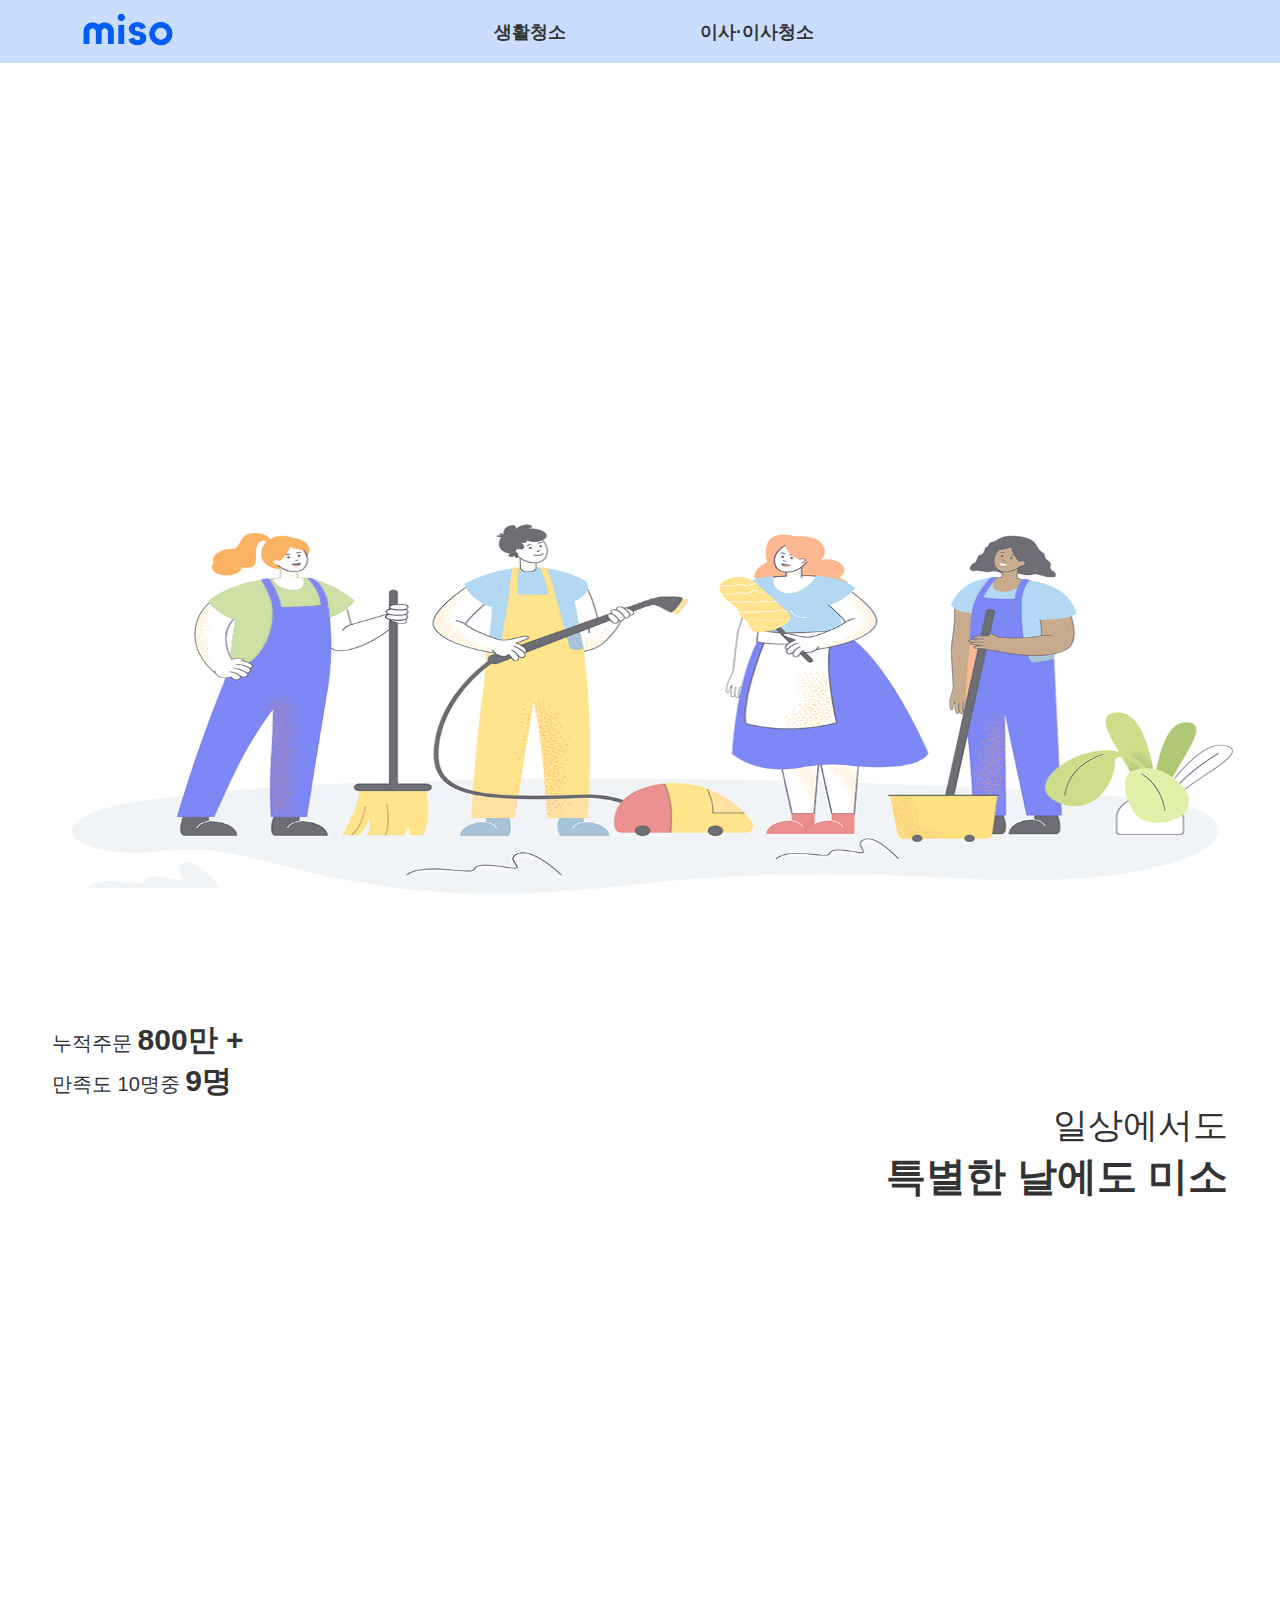
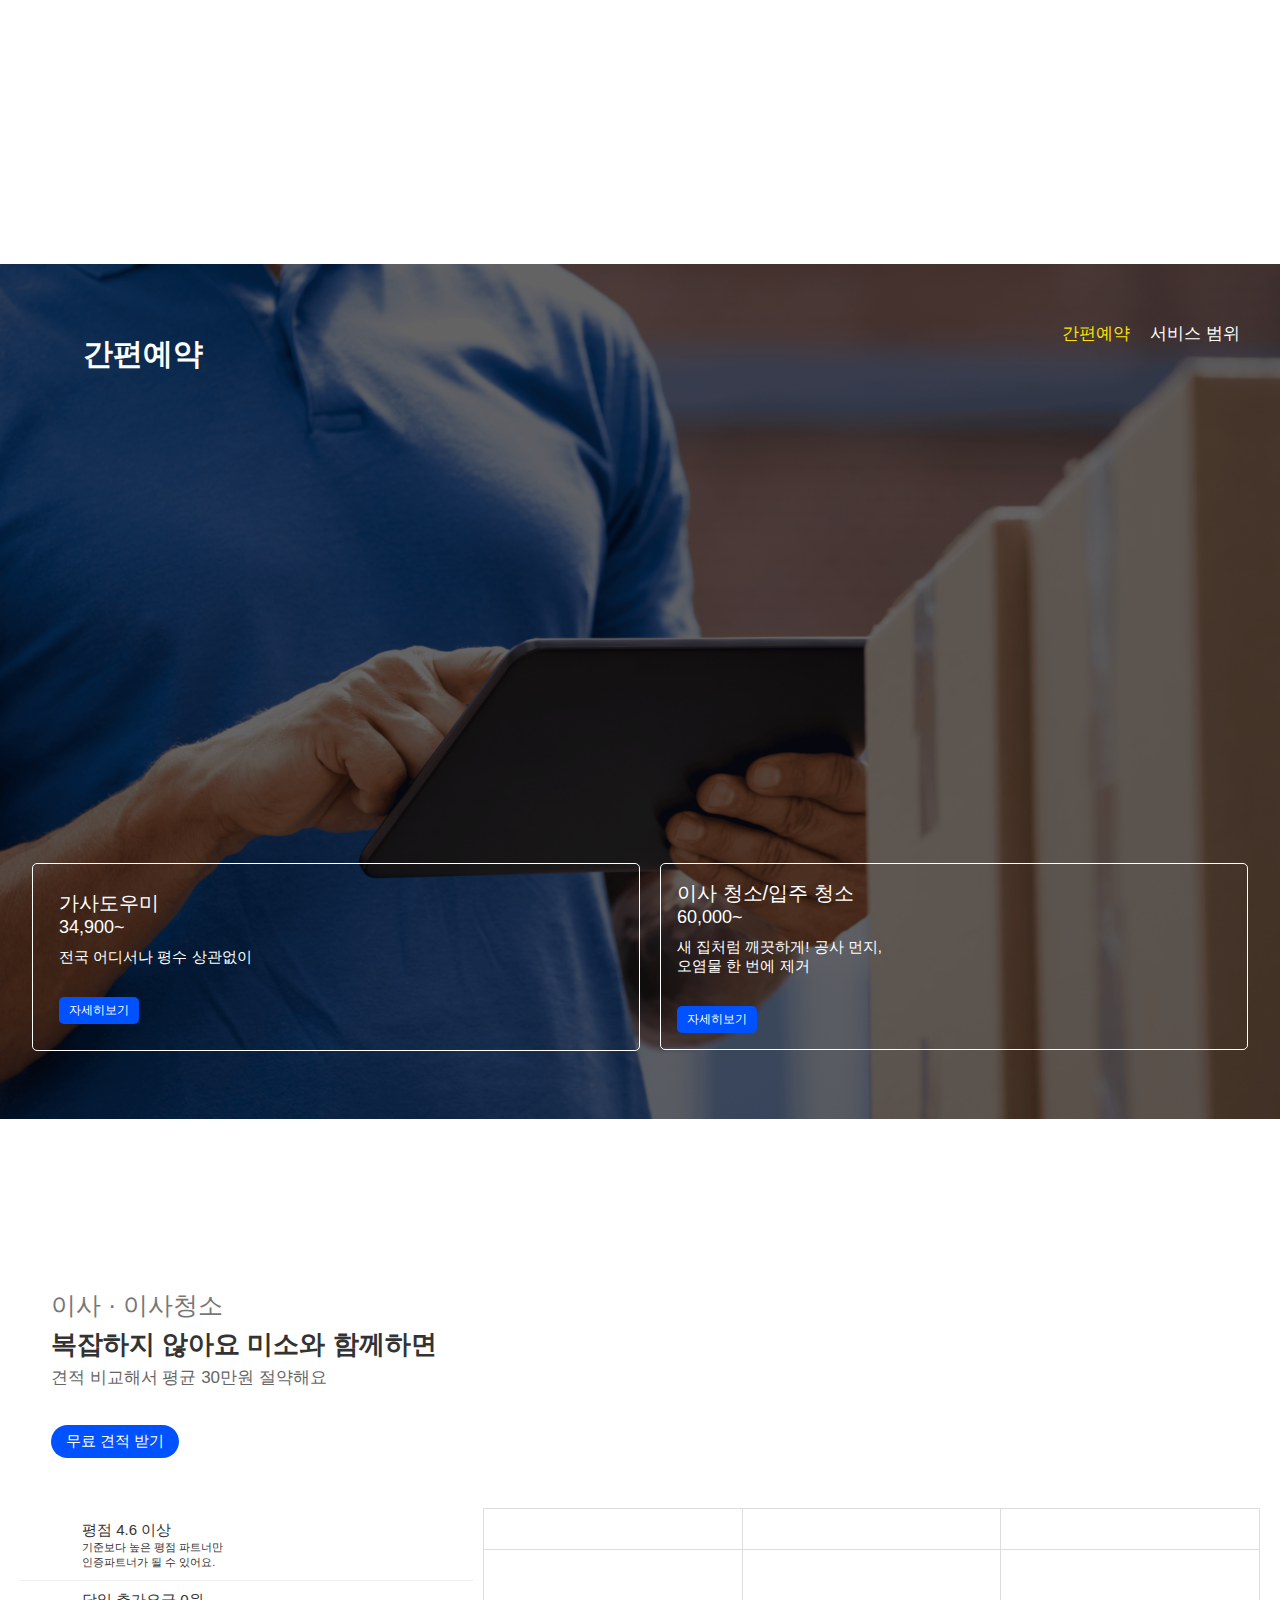
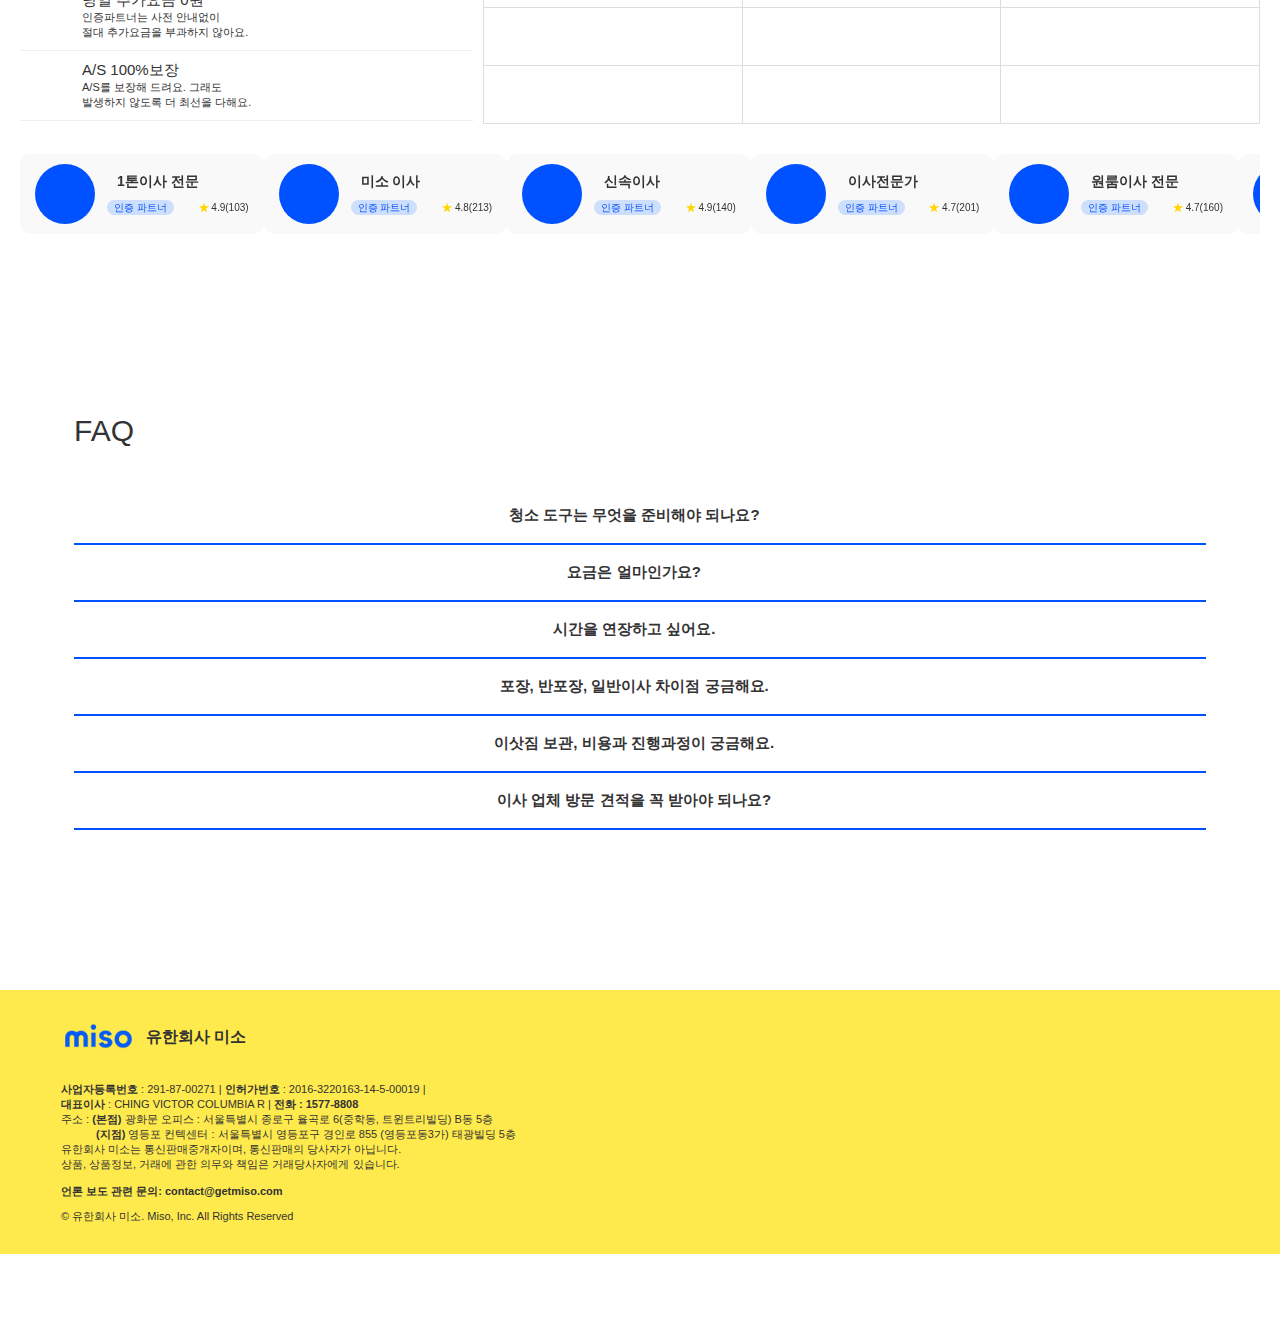
<file: index.html>
<!DOCTYPE html>
<html lang="ko">
<head>
  <meta charset="UTF-8">
  <meta name="viewport" content="width=device-width, initial-scale=1.0">
  <title>MISO</title>
  <link rel="shortcut icon" type="image/x-icon" href="image/logo-2.ico">
  <link rel="stylesheet" href="css/swiper.min.css">
  <link rel="stylesheet" href="css/style.css">
</head>
<body>

  <div class="goto-top">
    <i class="fa-solid fa-arrow-up"></i>
    <a href="#none" class="mob_only"></a>
    <p>APP Download</p>
  </div>

  <header>
    <div class="rel">
      <div class="header_left">
        <a href="#">
          <img src="image/blue_logo.jpg" alt="miso logo">
        </a>
        <ul class="nav">
          <li class="dask_topMenu"><a href="sub-01-1.html">생활청소</a></li>
          <li class="dask_topMenu"><a href="sub-02-1.html">이사·이사청소</a></li>
        </ul>
      </div>
      <div class="header_right">
        <!-- pc에서 안보이게 함 -->
        <a href="#none" class="mob_btn">
          <span>1</span>
          <span>2</span>
          <span>3</span>
        </a>
      </div>
      <div class="subNav">
        <ul class="main_menu">
          <li class="mob_menu mob1">
            <a href="sub-01-1.html"><span></span>생활청소</a>
          </li>
          <li class="dask_menu">
            <a href="sub-01-1.html">생활청소</a>
            <ul class="sub_menu sub1">
              <li><a href="sub-01-1.html"><span></span>가사도우미</a></li>
              <li><a href="sub-01-2.html"><span></span>가전청소</a></li>
            </ul>
          </li>
          <li class="mob_menu mob2">
            <a href="sub-02-1.html"><span></span>이사·이사청소</a>
          </li>
          <li class="dask_menu">
            <a href="sub-02-1.html">이사·이사청소</a>
            <ul class="sub_menu sub2">
              <li><a href="sub-02-1.html"><span></span>이사</a></li>
              <li><a href="sub-02-2.html"><span></span>이사청소</a></li>
            </ul>
          </li>
        </ul>
      </div>
    </div>
  </header>

  <main>
    <div class="rel">
      <span class="dask_only"></span>
      <div class="main_images">
        <img src="image/pc-main-03.png" alt="청소는">
        <img src="image/pc-main-01.png" alt="이사청소는">
        <img src="image/pc-main-02.png" alt="이사는">
      </div>
      <div class="moMain_images">
        <img src="image/te-main.png" alt="청소하는 사람들 일러스트">
        <img src="image/mo-main.png" alt="청소도구 일러스트">
      </div>
      <div class="main_tit">
        <div class="main_text">
          <p>800만이 선택한 홈 서비스</p>
          <p>
            <span class="text">청소는</span> 미소가 할게요 <br>
          </p>
          <p>일상에 집중하세요</p>
          <div class="more_btn"><a href="sub-01-1.html">전체 서비스 보기</a></div>
        </div>
      </div>
    </div>
  </main>

  <section id="section01">
    <div class="rel">
      <div class="text">
        <div class="text_left">
          누적주문 <b>800만 +</b> <br>
          만족도 10명중 <b>9명</b>
        </div>
        <div class="text_right">
          일상에서도 <br>
          <b>특별한 날에도 미소</b>
        </div>
      </div>
      <div class="content">
        <div class="caption cap1">
          내 집 청소 쉽고 간편하게 <br>
          전국 어디서나 평수 상관없이
          <p>2시간 34,900원~</p>
          <div class="btn"><a href="sub-01-1.html">우리집 요금 확인</a></div>
        </div>
        <div class="caption cap2">
          복잡하지 않아요, 이사도 <br>
          미소와 함께라면
          <p>
            무료견적받고 <br class="mob_only tablet_only">
            간편하게 예약하세요
          </p>
          <div class="btn"><a href="sub-02-1.html">무료 견적 받기</a></div>
        </div>
      </div>
    </div>
  </section>

  <section id="section02">
    <div class="s2_content active" id="capTab1">
      <div class="images">
        <img class="active" src="image/section-2-06.png" alt="전문적인 상담사의 모습">
        <img id="tab1" src="image/section-2-01.jpg" alt="거실 전경">
        <img id="tab2" src="image/section-2-10.jpg" alt="흰 인테리어의 집 전경">
      </div>
      <div class="rel">
        <div class="menu_btn">
          <p data-alt="capTab1" class="active">간편예약</p>
          <p data-alt="capTab2">서비스 범위</p>
        </div>
        <div class="s2_tit"><span>간편예약</span></div>
        <div class="itmes">
          <div class="key1">
            <img src="image/section-icon-01.png" alt="달력 icon">
            <span>예약만 하면 끝</span>
          </div>
          <div class="key2">
            <img src="image/section-icon-02.png" alt="서류 icon">
            <span>합리적인 요금</span>
          </div>
          <div class="key3">
            <img src="image/section-icon-03.png" alt="메달 icon">
            <span>보장된 서비스 품질</span>
          </div>
        </div>
        <div class="content">
          <div class="caption" data-alt="tab1">
            <h3>가사도우미</h3>
            <p>34,900~</p>
            <span>전국 어디서나 평수 상관없이</span>
            <a href="sub-01-1.html" class="s2_btn">자세히보기</a>
          </div>
          <div class="caption" data-alt="tab2">
            <h3>이사 청소/입주 청소</h3>
            <p>60,000~</p>
            <span>새 집처럼 깨끗하게!
            <span class="dask_only">공사 먼지, <br>
              오염물 한 번에 제거</span>
            </span>
            <a href="sub-02-2.html" class="s2_btn">자세히보기</a>
          </div>
        </div>
      </div>
    </div>
    <div class="s2_content" id="capTab2">
      <div class="main_image">
        <img src="image/section-2-20.jpg" alt="주방 전경">
      </div>
      <div class="rel">
        <div class="menu_btn">
          <p data-alt="capTab1">간편예약</p>
          <p data-alt="capTab2" class="active">서비스 범위</p>
        </div>
        <div class="s2_tit"><span>서비스 범위</span></div>
        <div class="cards">
          <div class="card card1">
            <span>+</span>
            <div class="item">
              <img src="image/section-2-item01.png" alt="거실 전경">
              <p>방/거실</p>
            </div>
          </div>
          <div class="card card2">
            <span>+</span>
            <div class="item">
              <img src="image/section-2-item02.jpg" alt="주방 전경">
              <p>주방</p>
            </div>
          </div>
          <div class="card card3">
            <span>+</span>
            <div class="item active">
              <img src="image/section-2-item03.jpg" alt="욕실 전경">
              <p>욕실</p>
            </div>
          </div>
          <div class="card card4">
            <span>+</span>
            <div class="item">
              <img src="image/section-2-item04.jpg" alt="세탁기">
              <p>세탁/기타</p>
            </div>
          </div>
        </div>
        <div class="s2_text">
          <div>
            <b>합리적인 가격</b>으로 <br>
            전문적인 청소 서비스를 <br class="mob_only"> 만나보세요 <br>
          </div>
          <a href="sub-01-1.html" class="more_btn">무료 견적 받기</a>
        </div>
      </div>
    </div>
  </section>

  <section id="section03">
    <div class="rel">
      <div class="content">
        <div class="caption1">
          <div class="text_tit">
            <h2>이사 · 이사청소</h2>
            <div class="text">
              <p>
                복잡하지 않아요 <br class="mob_only">
                미소와 함께하면
                <span>견적 비교해서 평균 30만원 절약해요</span>
              </p>
              <a href="sub-02-1.html" class="more_btn">무료 견적 받기</a>
            </div>
          </div>
        </div>
        <div class="caption2">
          <div class="dask_only">
            <div class="card">
              <span></span>
              <div class="card_txt">
                <h6>평점 4.6 이상</h6>
                <p>
                  기준보다 높은 평점 파트너만 <br class="tablet_only">
                  인증파트너가 될 수 있어요.
                </p>
              </div>
            </div>
            <div class="card">
              <span></span>
              <div class="card_txt">
                <h6>당일 추가요금 0원</h6>
                <p>
                  인증파트너는 사전 안내없이 <br class="tablet_only">
                  절대 추가요금을 부과하지 않아요.
                </p>
              </div>
            </div>
            <div class="card">
              <span></span>
              <div class="card_txt">
                <h6>A/S 100%보장</h6>
                <p>
                  A/S를 보장해 드려요. 그래도 <br class="tablet_only">
                  발생하지 않도록 더 최선을 다해요.
                </p>
              </div>
            </div>
          </div>
          <table>
            <tr>
              <th>평수</th>
              <th>평균 비용</th>
              <th>절약 비용</th>
            </tr>
            <tr>
              <td>
                원룸이사 <br>
                <span>12평 이하 (1톤)</span>
              </td>
              <td>5만원 <br class="mob_only">~ 50만원</td>
              <td>10만원</td>
            </tr>
            <tr>
              <td>
                투룸이사 <br>
                <span>13평 ~ 20평 <br class="mob_only">(2.5톤)</span>
              </td>
              <td>50만원 <br class="mob_only"> ~ 90만원</td>
              <td>20만원</td>
            </tr>
            <tr>
              <td>
                쓰리룸이사 <br>
                <span>20평 ~ (5톤~)</span>
              </td>
              <td>90만원 <br class="mob_only"> ~ 130만원</td>
              <td>50만원</td>
            </tr>
          </table>
          <div class="cards mob_only">
            <div class="card">
              <h6>평점 4.6 이상</h6>
              <p>
                높은 평점 파트너만<br>
                인증파트너가 될 수 있어요.
              </p>
            </div>
            <div class="card">
              <h6>추가요금 0원</h6>
              <p>
                사전 안내없이 
                절대 추가요금을 부과하지 않아요.
              </p>
            </div>
            <div class="card">
              <h6>A/S 100%보장</h6>
              <p>
                A/S를 보장해 드려요. <br>
                발생하지 않게 최선을 다해요.
              </p>
            </div>
          </div>
        </div>
      </div>
      <div class="swiper-container">
        <div class="swiper-wrapper">
          <div class="swiper-slide">
            <span class="image"></span>
            <div class="pr_txt">
              <p>1톤이사 전문</p>
              <span>인증 파트너</span> 
              <span><b>★</b> 4.9(103)</span>
            </div>
          </div>
          <div class="swiper-slide">
            <span></span>
            <div class="pr_txt">
              <p>미소 이사</p>
              <span>인증 파트너</span> 
              <span><b>★</b> 4.8(213)</span>
            </div>
          </div>
          <div class="swiper-slide">
            <span></span>
            <div class="pr_txt">
              <p>신속이사</p>
              <span>인증 파트너</span> 
              <span><b>★</b> 4.9(140)</span>
            </div>
          </div>
          <div class="swiper-slide">
            <span></span>
            <div class="pr_txt">
              <p>이사전문가</p>
              <span>인증 파트너</span> 
              <span><b>★</b> 4.7(201)</span>
            </div>
          </div>
          <div class="swiper-slide">
            <span></span>
            <div class="pr_txt">
              <p>원룸이사 전문</p>
              <span>인증 파트너</span> 
              <span><b>★</b> 4.7(160)</span>
            </div>
          </div>
          <div class="swiper-slide">
            <span></span>
            <div class="pr_txt">
              <p>이사와 함께</p>
              <span>인증 파트너</span> 
              <span><b>★</b> 4.8(139)</span>
            </div>
          </div>
          <div class="swiper-slide">
            <span></span>
            <div class="pr_txt">
              <p>이사천사</p>
              <span>인증 파트너</span> 
              <span><b>★</b> 4.5(211)</span>
            </div>
          </div>
          <div class="swiper-slide">
            <span></span>
            <div class="pr_txt">
              <p>전문이사</p>
              <span>인증 파트너</span> 
              <span><b>★</b> 4.9(201)</span>
            </div>
          </div>
          <div class="swiper-slide">
            <span></span>
            <div class="pr_txt">
              <p>포장이사 전문</p>
              <span>인증 파트너</span> 
              <span><b>★</b> 4.7(300)</span>
            </div>
          </div>
          <div class="swiper-slide">
            <span></span>
            <div class="pr_txt">
              <p>함께 이사</p>
              <span>인증 파트너</span> 
              <span><b>★</b> 4.9(201)</span>
            </div>
          </div>
          <div class="swiper-slide">
            <span></span>
            <div class="pr_txt">
              <p>미소 이사팀</p>
              <span>인증 파트너</span> 
              <span><b>★</b> 4.7(121)</span>
            </div>
          </div>
          <div class="swiper-slide">
            <span></span>
            <div class="pr_txt">
              <p>이사는 여기</p>
              <span>인증 파트너</span> 
              <span><b>★</b> 4.7(222)</span>
            </div>
          </div>
        </div>
      </div>
    </div>
  </section>

  <section id="section04">
    <div class="rel">
      <h2>faq</h2>
      <div class="accordion">
        <div class="title">청소 도구는 무엇을 준비해야 되나요?</div>
        <div class="content">
          소지하고 계신 청소 도구를 사용해요. <br class="mob_only">청소에 필요한 도구를 미리 준비해주세요.
          <ul>
            <li>- 진공 청소기(또는 빗자루)</li>
            <li>- 막대걸레</li>
            <li>- 청소포(막대걸레 부착용)</li>
            <li>- 걸레</li>
            <li>- 고무장갑</li>
            <li>- 세제</li>
            <li>- 세척용품</li>
            <li>- 쓰레기봉투 등</li>
          </ul>
        </div>
        <div class="title">요금은 얼마인가요?</div>
        <div class="content">
          서비스 지역과 종류(정기/1회)에 따라 가격이 다르며, <br class="mob_only"> 1회 청소보다 정기 청소가 더 저렴해요. <br> 정확한 가격은 앱/웹에서 주소를 검색하면 확인할 수 있어요.
        </div>
        <div class="title">시간을 연장하고 싶어요.</div>
        <div class="content">
          서비스 중 시간 연장은 클리너와 사전 협의해야 하며, 클리너의 사정으로 연장이 불가할 수 있어요. <br> 필요할 경우 실시간 문의를 통해 알려주세요. 연장에 따른 추가금은 서비스 지역과 서비스 종류(정기/1회)에 따라 다르니 웹과 앱 내 [실시간 문의] 통해 미소로 문의해주세요.
        </div>
        <div class="title">포장, 반포장, 일반이사 차이점 궁금해요.</div>
        <div class="content">
          포장이사, 반포장이사, 일반이사 차이점 알려드릴게요.
          <dl>
            <dt>포장 타입별 서비스 범위</dt>
            <dd>포장이사: 포장, 운반, 배치 정리 모든 것을 해드려요.</dd>
            <dd>반포장이사 : 주방 짐을 제외한 포장, 운반, 큰 가구만 배치해 드려요.</dd>
            <dd>일반이사 : 고객님이 분해/포장하신 가구, 가전, 짐을 파트너가 운반해 드려요.</dd>
          </dl> <br>
          포장 타입별 예상 비용 이사 비용은 포장 타입뿐만 아니라 짐의 양, 이사 예정일, 이동 거리, 옵션 비용에 따라 달라지며 포장 타입별로 10만 원 ~ 30만 원 정도 차이 날 수 있어요.
        </div>
        <div class="title">이삿짐 보관, 비용과 진행과정이 궁금해요.</div>
        <div class="content">
          보관이사 비용은 이사 비용*2 + 보관료 계산할 수 있어요. <br class="mob_only"> 보관료는 1일 기준 평균 7,000원 ~ 10,000원 사이로 예상되어요.
          <dl>
            <dt class="list">보관이사 진행 과정</dt>
            <dd>출발지 짐 포장</dd>
            <dd>보관 장소로 운반 후 짐 배치</dd>
            <dd>보관 일자 만료 후 도착지로 짐 운반</dd>
            <dd>도착지 짐 배치 및 정리</dd>
          </dl>
        </div>
        <div class="title">이사 업체 방문 견적을 꼭 받아야 되나요?</div>
        <div class="content">
          이사 견적은 짐의 양, 작업 인원수, 특수 작업(장롱 조립, 피아노/에어컨 운반 등), 기타 여러 변수에 따라 달라져요. <br> 
          때문에 2인 가구 이상은 추가요금 방지 차원에서 방문 견적을 진행하시는 게 안전해요. 이사 당일 짐의 양이 많다거나 인력이 더 와야 하는 등 상황에 따라 분쟁이 생길 가능성이 매우 높답니다. 이사업체 선정 시 방문 견적은 필수이며 이를 통해 제출받으신 견적서는 계약서와 같은 효력을 지니므로 반드시 필요한 절차예요. <br><br>

          단, 1인 원룸/소형이사는 방문 견적 없이 웹/앱으로 예약 및 이사 비용 확인이 가능해요.
        </div>
      </div>
    </div>
  </section>

  <footer>
    <div class="footer-inner">
      <div class="logo">
        <img src="image/blue_logo.jpg" alt="miso logo">
        <p>유한회사 미소</p>
      </div>
      <div class="address">
        <div class="dask_only">
          <address>
            <b>사업자등록번호</b> : 291-87-00271 | <b>인허가번호</b> : 2016-3220163-14-5-00019 |<br class="tablet_only"> <b>대표이사 </b>: CHING VICTOR COLUMBIA R | <b>전화 : 1577-8808</b> <br>
            주소 : <b>(본점)</b> 광화문 오피스 : 서울특별시 종로구 율곡로 6(중학동, 트윈트리빌딩) B동 5층 <br class="tablet_only">
            <span><b>(지점)</b> 영등포 컨텍센터 : 서울특별시 영등포구 경인로 855 (영등포동3가) 태광빌딩 5층</span>
            <p>유한회사 미소는 통신판매중개자이며, 통신판매의 당사자가 아닙니다. <br class="tablet_only"> 상품, 상품정보, 거래에 관한 의무와 책임은 거래당사자에게 있습니다.</p> <br>
            <b>언론 보도 관련 문의: contact@getmiso.com</b>
          </address>
        </div>
        <address>&copy; 유한회사 미소. <br class="mob_only"> Miso, Inc. All Rights Reserved</address>
        <div class="mob_only">
          <a href="#none"><i class="fa-solid fa-house"></i></a>
          <a href="#none"><i class="fa-regular fa-envelope"></i></a>
          <a href="#none"><i class="fa-solid fa-phone"></i></a>
        </div>
      </div>
    </div>
  </footer>

  <!-- Script Source -->
  <script src="https://cdnjs.cloudflare.com/ajax/libs/jquery/3.7.1/jquery.min.js"></script>
	<script src="https://cdn.jsdelivr.net/npm/gsap@3.12.5/dist/gsap.min.js"></script>
  <script src="js/swiper.min.js"></script>
  <script src="js/script.js"></script>
  <script src="js/header.js"></script>
  
  <script>
    var swiper = new Swiper('.swiper-container', {
      pagination: '.swiper-pagination',
      slidesPerView: 3,
      paginationClickable: true,
      spaceBetween: 30,
      freeMode: true
    });
  </script>

</body>
</html>
</file>
<file: css/style.css>
@import url(reset.css);
@import url(common.css);
@import url(layout.css);
@import url(header.css);
@import url(footer.css);
@import url(media.css);
</file>
